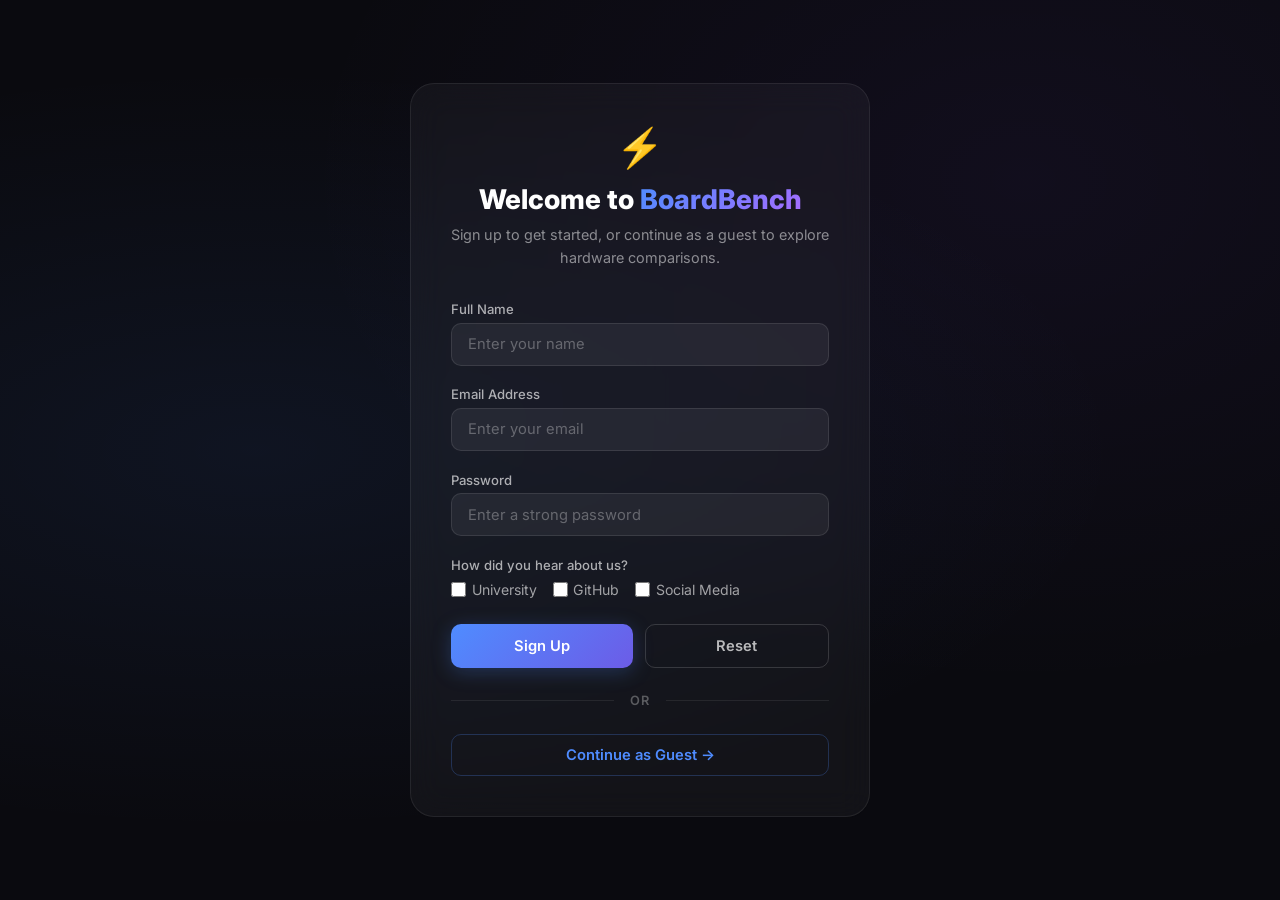
<file: index.html>
<!DOCTYPE html>
<html lang="en">
<head>
  <meta charset="UTF-8">
  <meta name="viewport" content="width=device-width, initial-scale=1.0">
  <meta name="description" content="BoardBench – Compare single-board computers and microcontrollers like Raspberry Pi, Orange Pi, Arduino Uno, and Arduino Nano. Beginner-friendly specs, use cases, and recommendations.">
  <title>BoardBench — Compare Hardware Components</title>
  <link rel="preconnect" href="https://fonts.googleapis.com">
  <link rel="preconnect" href="https://fonts.gstatic.com" crossorigin>
  <link href="https://fonts.googleapis.com/css2?family=Inter:wght@400;500;600;700;800&display=swap" rel="stylesheet">
  <link rel="stylesheet" href="index.css">
</head>
<body>

  <!-- ========== Navigation ========== -->
  <nav class="navbar" id="navbar">
    <div class="navbar__inner">
      <a href="index.html" class="navbar__logo">
        <span class="navbar__logo-icon">⚡</span>
        BoardBench
      </a>

      <ul class="navbar__links" id="navLinks">
        <li><a href="index.html" class="active">Home</a></li>
        <li><a href="comparisons.html">Comparisons</a></li>
        <li><a href="details.html">Details</a></li>
        <li><a href="Credit.html">Team</a></li>
      </ul>

      <button class="navbar__toggle" id="navToggle" aria-label="Toggle navigation">
        <span></span><span></span><span></span>
      </button>
    </div>
  </nav>

  <!-- ========== Main Content ========== -->
  <main>

    <!-- Hero Section -->
    <section class="hero" id="hero">
      <div class="hero__content">
        <div class="hero__badge">
          <span>📡</span> University Project — Electronics Engineering
        </div>
        <h1 class="hero__title">
          Board<br><span class="highlight">Bench</span>
        </h1>
        <p class="hero__subtitle">
          Explore side-by-side comparisons of popular hardware components.
          Understand specifications, use cases, and find the best board for your next project.
        </p>
        <div class="hero__cta-group">
          <a href="comparisons.html" class="btn btn--primary">View Comparisons →</a>
          <a href="details.html" class="btn btn--outline">Deep Dive</a>
        </div>
      </div>
    </section>

    <!-- Stats -->
    <section class="stats">
      <div class="stats__inner">
        <div class="stats__item">
          <div class="stats__number">4+</div>
          <div class="stats__label">Components Compared</div>
        </div>
        <div class="stats__item">
          <div class="stats__number">2</div>
          <div class="stats__label">Categories Covered</div>
        </div>
        <div class="stats__item">
          <div class="stats__number">10+</div>
          <div class="stats__label">Specs Analyzed</div>
        </div>
      </div>
    </section>

    <!-- Categories -->
    <section class="categories" id="categories">
      <div class="categories__inner">
        <header class="section-header">
          <p class="section-header__label">Explore Categories</p>
          <h2 class="section-header__title">Choose a Category</h2>
          <p class="section-header__desc">
            We compare components across two major electronics categories used in education and prototyping.
          </p>
        </header>

        <div class="categories__grid">

          <!-- Card: Single Board Computers -->
          <article class="category-card" onclick="location.href='comparisons.html#sbc'">
            <div class="category-card__icon category-card__icon--sbc">🖥️</div>
            <h3 class="category-card__title">Single Board Computers</h3>
            <p class="category-card__desc">
              Full Linux-capable computers on a single board. Great for IoT, media centers, and learning Linux.
            </p>
            <ul class="category-card__items">
              <li>Raspberry Pi 4</li>
              <li>Orange Pi 5</li>
            </ul>
            <a href="comparisons.html#sbc" class="category-card__link">
              Compare Now <span class="arrow">→</span>
            </a>
          </article>

          <!-- Card: Microcontrollers -->
          <article class="category-card" onclick="location.href='comparisons.html#mcu'">
            <div class="category-card__icon category-card__icon--mcu">🔌</div>
            <h3 class="category-card__title">Microcontrollers</h3>
            <p class="category-card__desc">
              Programmable boards for embedded systems, robotics, sensors, and real-time control applications.
            </p>
            <ul class="category-card__items">
              <li>Arduino Uno</li>
              <li>Arduino Nano</li>
            </ul>
            <a href="comparisons.html#mcu" class="category-card__link">
              Compare Now <span class="arrow">→</span>
            </a>
          </article>

        </div>
      </div>
    </section>

    <!-- Features -->
    <section class="features">
      <div class="features__inner">
        <header class="section-header">
          <p class="section-header__label">Why Use This Hub</p>
          <h2 class="section-header__title">Built for Beginners</h2>
        </header>
        <div class="features__grid">
          <div class="feature-card">
            <div class="feature-card__icon">📊</div>
            <h3 class="feature-card__title">Side-by-Side Specs</h3>
            <p class="feature-card__desc">Easily compare CPU, RAM, GPIO, price, and more in clean tables or cards.</p>
          </div>
          <div class="feature-card">
            <div class="feature-card__icon">🎯</div>
            <h3 class="feature-card__title">Best Choice Badges</h3>
            <p class="feature-card__desc">We highlight the recommended pick for common use cases to help you decide faster.</p>
          </div>
          <div class="feature-card">
            <div class="feature-card__icon">💡</div>
            <h3 class="feature-card__title">Beginner Friendly</h3>
            <p class="feature-card__desc">All content is written in plain language so anyone can understand electronics hardware.</p>
          </div>
          <div class="feature-card">
            <div class="feature-card__icon">📱</div>
            <h3 class="feature-card__title">Responsive Design</h3>
            <p class="feature-card__desc">Works beautifully on phones, tablets, and desktops — study anywhere.</p>
          </div>
        </div>
      </div>
    </section>

  </main>

  <!-- ========== Footer ========== -->
  <footer class="footer">
    <div class="footer__inner">
      <p class="footer__text">© 2026 BoardBench — University Project</p>
      <ul class="footer__links">
        <li><a href="index.html">Home</a></li>
        <li><a href="comparisons.html">Comparisons</a></li>
        <li><a href="details.html">Details</a></li>
        <li><a href="Credit.html">Team</a></li>
      </ul>
    </div>
  </footer>

  <script src="script.js"></script>
</body>
</html>
</file>
<file: index.css>
/* ============================================
   INDEX.CSS — Home Page Styles
   Electronics Comparison Hub
   ============================================ */

:root {
  --bg-primary: #0a0a0f;
  --bg-secondary: #12121a;
  --bg-card: #1a1a2e;
  --bg-card-hover: #1f1f35;
  --text-primary: #e8e8f0;
  --text-secondary: #9a9ab0;
  --text-muted: #6b6b80;
  --accent-blue: #4f8cff;
  --accent-blue-glow: rgba(79, 140, 255, 0.25);
  --accent-green: #00e09e;
  --accent-green-glow: rgba(0, 224, 158, 0.2);
  --accent-purple: #9b6dff;
  --border-color: rgba(255, 255, 255, 0.06);
  --border-hover: rgba(255, 255, 255, 0.12);
  --radius-sm: 8px;
  --radius-md: 14px;
  --radius-lg: 20px;
  --font-family: 'Inter', -apple-system, BlinkMacSystemFont, 'Segoe UI', sans-serif;
  --transition-fast: 0.2s ease;
  --transition-medium: 0.35s ease;
  --max-width: 1200px;
}

*, *::before, *::after { margin: 0; padding: 0; box-sizing: border-box; }
html { scroll-behavior: smooth; font-size: 16px; }
body {
  font-family: var(--font-family);
  background: var(--bg-primary);
  color: var(--text-primary);
  line-height: 1.7;
  min-height: 100vh;
  overflow-x: hidden;
  -webkit-font-smoothing: antialiased;
}
a { text-decoration: none; color: inherit; }
img { max-width: 100%; display: block; }

/* Grid background */
body::before {
  content: '';
  position: fixed; top: 0; left: 0; width: 100%; height: 100%;
  background-image:
    linear-gradient(rgba(79,140,255,0.03) 1px, transparent 1px),
    linear-gradient(90deg, rgba(79,140,255,0.03) 1px, transparent 1px);
  background-size: 60px 60px;
  pointer-events: none; z-index: 0;
}

/* ---- Navbar ---- */
.navbar {
  position: fixed; top: 0; left: 0; width: 100%; z-index: 100;
  padding: 0 2rem;
  background: rgba(10,10,15,0.8);
  backdrop-filter: blur(20px);
  border-bottom: 1px solid var(--border-color);
}
.navbar__inner {
  max-width: var(--max-width); margin: 0 auto;
  display: flex; align-items: center; justify-content: space-between; height: 64px;
}
.navbar__logo {
  display: flex; align-items: center; gap: 10px;
  font-weight: 700; font-size: 1.15rem; letter-spacing: -0.02em;
}
.navbar__logo-icon {
  width: 32px; height: 32px;
  background: linear-gradient(135deg, var(--accent-blue), var(--accent-purple));
  border-radius: var(--radius-sm);
  display: flex; align-items: center; justify-content: center; font-size: 0.9rem;
}
.navbar__links { display: flex; align-items: center; gap: 2rem; list-style: none; }
.navbar__links a {
  font-size: 0.9rem; font-weight: 500; color: var(--text-secondary);
  transition: color var(--transition-fast); position: relative;
}
.navbar__links a::after {
  content: ''; position: absolute; bottom: -4px; left: 0;
  width: 0; height: 2px; background: var(--accent-blue);
  border-radius: 1px; transition: width var(--transition-medium);
}
.navbar__links a:hover, .navbar__links a.active { color: var(--text-primary); }
.navbar__links a:hover::after, .navbar__links a.active::after { width: 100%; }

.navbar__toggle {
  display: none; flex-direction: column; gap: 5px;
  background: none; border: none; cursor: pointer; padding: 4px;
}
.navbar__toggle span { display: block; width: 22px; height: 2px; background: var(--text-secondary); border-radius: 2px; }

main { position: relative; z-index: 1; }

/* ---- Hero ---- */
.hero {
  min-height: 100vh; display: flex; align-items: center; justify-content: center;
  text-align: center; padding: 6rem 2rem 4rem; position: relative; overflow: hidden;
}
.hero::before {
  content: ''; position: absolute; top: -120px; right: -80px;
  width: 500px; height: 500px;
  background: radial-gradient(circle, var(--accent-blue-glow) 0%, transparent 70%);
  border-radius: 50%; pointer-events: none;
  animation: floatOrb 8s ease-in-out infinite alternate;
}
.hero::after {
  content: ''; position: absolute; bottom: -100px; left: -60px;
  width: 400px; height: 400px;
  background: radial-gradient(circle, var(--accent-green-glow) 0%, transparent 70%);
  border-radius: 50%; pointer-events: none;
  animation: floatOrb 10s ease-in-out infinite alternate-reverse;
}
@keyframes floatOrb {
  0% { transform: translate(0, 0) scale(1); }
  100% { transform: translate(30px, -20px) scale(1.1); }
}

.hero__content { max-width: 720px; position: relative; z-index: 2; }
.hero__badge {
  display: inline-flex; align-items: center; gap: 8px;
  padding: 6px 16px; border-radius: 50px;
  border: 1px solid var(--border-color);
  background: rgba(79,140,255,0.08);
  font-size: 0.8rem; font-weight: 500; color: var(--accent-blue);
  margin-bottom: 1.5rem;
  animation: fadeInUp 0.8s ease forwards; opacity: 0;
}
.hero__title {
  font-size: clamp(2.4rem, 6vw, 4rem); font-weight: 800;
  letter-spacing: -0.03em; line-height: 1.1; margin-bottom: 1.25rem;
  animation: fadeInUp 0.8s ease 0.15s forwards; opacity: 0;
}
.hero__title .highlight {
  background: linear-gradient(135deg, var(--accent-blue), var(--accent-green));
  -webkit-background-clip: text; -webkit-text-fill-color: transparent; background-clip: text;
}
.hero__subtitle {
  font-size: 1.1rem; color: var(--text-secondary); line-height: 1.8;
  margin-bottom: 2.5rem; max-width: 560px; margin-left: auto; margin-right: auto;
  animation: fadeInUp 0.8s ease 0.3s forwards; opacity: 0;
}
.hero__cta-group {
  display: flex; align-items: center; justify-content: center; gap: 1rem;
  animation: fadeInUp 0.8s ease 0.45s forwards; opacity: 0;
}

/* Buttons */
.btn {
  display: inline-flex; align-items: center; gap: 8px;
  padding: 12px 28px; border-radius: var(--radius-md);
  font-family: var(--font-family); font-size: 0.9rem; font-weight: 600;
  cursor: pointer; border: none; transition: all var(--transition-medium);
}
.btn--primary {
  background: linear-gradient(135deg, var(--accent-blue), #6ea8ff);
  color: #fff; box-shadow: 0 4px 20px rgba(79,140,255,0.3);
}
.btn--primary:hover { transform: translateY(-2px); box-shadow: 0 8px 30px rgba(79,140,255,0.45); }
.btn--outline {
  background: transparent; color: var(--text-secondary);
  border: 1px solid var(--border-hover);
}
.btn--outline:hover { border-color: var(--accent-blue); color: var(--text-primary); background: rgba(79,140,255,0.06); }

/* ---- Stats ---- */
.stats { padding: 2rem 2rem 4rem; animation: fadeInUp 0.8s ease 0.6s forwards; opacity: 0; }
.stats__inner {
  max-width: 800px; margin: 0 auto;
  display: grid; grid-template-columns: repeat(3, 1fr); gap: 1.5rem;
  border: 1px solid var(--border-color); border-radius: var(--radius-lg);
  padding: 2rem; background: var(--bg-secondary);
}
.stats__item { text-align: center; }
.stats__number { font-size: 2rem; font-weight: 800; color: var(--accent-blue); }
.stats__label { font-size: 0.82rem; color: var(--text-muted); margin-top: 4px; }

/* ---- Categories ---- */
.categories { padding: 4rem 2rem 6rem; animation: fadeInUp 0.8s ease 0.2s forwards; opacity: 0; }
.categories__inner { max-width: var(--max-width); margin: 0 auto; }

.section-header { text-align: center; margin-bottom: 3.5rem; }
.section-header__label {
  font-size: 0.78rem; font-weight: 600; text-transform: uppercase;
  letter-spacing: 0.1em; color: var(--accent-blue); margin-bottom: 0.75rem;
}
.section-header__title { font-size: clamp(1.6rem, 3.5vw, 2.2rem); font-weight: 700; }
.section-header__desc { font-size: 0.95rem; color: var(--text-secondary); max-width: 500px; margin: 0.75rem auto 0; }

.categories__grid { display: grid; grid-template-columns: repeat(auto-fit, minmax(320px, 1fr)); gap: 1.5rem; }

.category-card {
  position: relative; background: var(--bg-card);
  border: 1px solid var(--border-color); border-radius: var(--radius-lg);
  padding: 2.5rem 2rem; transition: all var(--transition-medium);
  overflow: hidden; cursor: pointer;
}
.category-card::before {
  content: ''; position: absolute; top: 0; left: 0; width: 100%; height: 3px;
  background: linear-gradient(90deg, var(--accent-blue), var(--accent-purple));
  opacity: 0; transition: opacity var(--transition-medium);
}
.category-card:hover {
  background: var(--bg-card-hover); border-color: var(--border-hover);
  transform: translateY(-4px);
  box-shadow: 0 4px 24px rgba(0,0,0,0.3), 0 0 40px rgba(79,140,255,0.12);
}
.category-card:hover::before { opacity: 1; }

.category-card__icon {
  width: 56px; height: 56px; border-radius: var(--radius-md);
  display: flex; align-items: center; justify-content: center;
  font-size: 1.5rem; margin-bottom: 1.25rem;
}
.category-card__icon--sbc { background: rgba(79,140,255,0.12); color: var(--accent-blue); }
.category-card__icon--mcu { background: rgba(0,224,158,0.12); color: var(--accent-green); }

.category-card__title { font-size: 1.25rem; font-weight: 700; margin-bottom: 0.5rem; }
.category-card__desc { font-size: 0.9rem; color: var(--text-secondary); margin-bottom: 1.5rem; line-height: 1.7; }
.category-card__items { list-style: none; display: flex; flex-direction: column; gap: 0.5rem; margin-bottom: 1.5rem; }
.category-card__items li { font-size: 0.85rem; color: var(--text-muted); display: flex; align-items: center; gap: 8px; }
.category-card__items li::before { content: '→'; color: var(--accent-blue); font-weight: 700; }

.category-card__link {
  display: inline-flex; align-items: center; gap: 6px;
  font-size: 0.88rem; font-weight: 600; color: var(--accent-blue);
  transition: gap var(--transition-fast);
}
.category-card__link:hover { gap: 10px; }
.category-card:hover .arrow { transform: translateX(3px); }

/* ---- Features ---- */
.features { padding: 2rem 2rem 6rem; animation: fadeInUp 0.8s ease 0.3s forwards; opacity: 0; }
.features__inner { max-width: var(--max-width); margin: 0 auto; }
.features__grid { display: grid; grid-template-columns: repeat(auto-fit, minmax(240px, 1fr)); gap: 1.25rem; }
.feature-card {
  background: var(--bg-secondary); border: 1px solid var(--border-color);
  border-radius: var(--radius-md); padding: 1.75rem 1.5rem;
  transition: border-color var(--transition-fast);
}
.feature-card:hover { border-color: var(--border-hover); }
.feature-card__icon { font-size: 1.4rem; margin-bottom: 0.75rem; }
.feature-card__title { font-size: 0.95rem; font-weight: 600; margin-bottom: 0.4rem; }
.feature-card__desc { font-size: 0.82rem; color: var(--text-muted); line-height: 1.6; }

/* ---- Footer ---- */
.footer { padding: 2rem; border-top: 1px solid var(--border-color); text-align: center; }
.footer__inner {
  max-width: var(--max-width); margin: 0 auto;
  display: flex; align-items: center; justify-content: space-between;
  flex-wrap: wrap; gap: 1rem;
}
.footer__text { font-size: 0.82rem; color: var(--text-muted); }
.footer__links { display: flex; gap: 1.25rem; list-style: none; }
.footer__links a { font-size: 0.82rem; color: var(--text-muted); transition: color var(--transition-fast); }
.footer__links a:hover { color: var(--accent-blue); }

@keyframes fadeInUp {
  from { opacity: 0; transform: translateY(20px); }
  to { opacity: 1; transform: translateY(0); }
}

/* ---- Responsive ---- */
@media (max-width: 768px) {
  .navbar__links {
    display: none; position: absolute; top: 64px; left: 0; width: 100%;
    flex-direction: column; background: rgba(10,10,15,0.97);
    backdrop-filter: blur(20px); padding: 1.5rem 2rem; gap: 1.25rem;
    border-bottom: 1px solid var(--border-color);
  }
  .navbar__links.open { display: flex; }
  .navbar__toggle { display: flex; }
  .hero { padding: 7rem 1.5rem 3rem; min-height: auto; }
  .hero__cta-group { flex-direction: column; }
  .stats__inner { grid-template-columns: 1fr; }
  .categories__grid { grid-template-columns: 1fr; }
  .features__grid { grid-template-columns: 1fr 1fr; }
  .footer__inner { flex-direction: column; }
}
@media (max-width: 480px) {
  .features__grid { grid-template-columns: 1fr; }
  .hero__title { font-size: 2rem; }
}
</file>
<file: comparisons.css>
/* ============================================
   COMPARISONS.CSS — Comparison Page Styles
   ============================================ */

:root {
  --bg-primary: #0a0a0f;
  --bg-secondary: #12121a;
  --bg-card: #1a1a2e;
  --bg-card-hover: #1f1f35;
  --text-primary: #e8e8f0;
  --text-secondary: #9a9ab0;
  --text-muted: #6b6b80;
  --accent-blue: #4f8cff;
  --accent-green: #00e09e;
  --accent-purple: #9b6dff;
  --accent-gold: #ffc857;
  --border-color: rgba(255, 255, 255, 0.06);
  --border-hover: rgba(255, 255, 255, 0.12);
  --radius-sm: 8px;
  --radius-md: 14px;
  --radius-lg: 20px;
  --font-family: 'Inter', -apple-system, BlinkMacSystemFont, 'Segoe UI', sans-serif;
  --transition-fast: 0.2s ease;
  --transition-medium: 0.35s ease;
  --max-width: 1200px;
}

*, *::before, *::after { margin: 0; padding: 0; box-sizing: border-box; }
html { scroll-behavior: smooth; }
body {
  font-family: var(--font-family);
  background: var(--bg-primary);
  color: var(--text-primary);
  line-height: 1.7;
  min-height: 100vh;
  overflow-x: hidden;
  -webkit-font-smoothing: antialiased;
}
a { text-decoration: none; color: inherit; }

/* Grid background */
body::before {
  content: '';
  position: fixed; top: 0; left: 0; width: 100%; height: 100%;
  background-image:
    linear-gradient(rgba(79,140,255,0.03) 1px, transparent 1px),
    linear-gradient(90deg, rgba(79,140,255,0.03) 1px, transparent 1px);
  background-size: 60px 60px;
  pointer-events: none; z-index: 0;
}

/* ---- Navbar (shared) ---- */
.navbar {
  position: fixed; top: 0; left: 0; width: 100%; z-index: 100;
  padding: 0 2rem; background: rgba(10,10,15,0.8);
  backdrop-filter: blur(20px); border-bottom: 1px solid var(--border-color);
}
.navbar__inner {
  max-width: var(--max-width); margin: 0 auto;
  display: flex; align-items: center; justify-content: space-between; height: 64px;
}
.navbar__logo { display: flex; align-items: center; gap: 10px; font-weight: 700; font-size: 1.15rem; }
.navbar__logo-icon {
  width: 32px; height: 32px;
  background: linear-gradient(135deg, var(--accent-blue), var(--accent-purple));
  border-radius: var(--radius-sm); display: flex; align-items: center; justify-content: center; font-size: 0.9rem;
}
.navbar__links { display: flex; align-items: center; gap: 2rem; list-style: none; }
.navbar__links a {
  font-size: 0.9rem; font-weight: 500; color: var(--text-secondary);
  transition: color var(--transition-fast); position: relative;
}
.navbar__links a::after {
  content: ''; position: absolute; bottom: -4px; left: 0;
  width: 0; height: 2px; background: var(--accent-blue); transition: width var(--transition-medium);
}
.navbar__links a:hover, .navbar__links a.active { color: var(--text-primary); }
.navbar__links a:hover::after, .navbar__links a.active::after { width: 100%; }
.navbar__toggle {
  display: none; flex-direction: column; gap: 5px;
  background: none; border: none; cursor: pointer; padding: 4px;
}
.navbar__toggle span { display: block; width: 22px; height: 2px; background: var(--text-secondary); border-radius: 2px; }

main { position: relative; z-index: 1; }

/* ---- Page Header ---- */
.page-header {
  padding: 7rem 2rem 3rem; text-align: center;
  position: relative; overflow: hidden;
}
.page-header::before {
  content: ''; position: absolute; top: -80px; left: 50%; transform: translateX(-50%);
  width: 600px; height: 300px;
  background: radial-gradient(ellipse, rgba(79,140,255,0.15) 0%, transparent 70%);
  pointer-events: none;
}
.page-header__title {
  font-size: clamp(2rem, 4vw, 2.8rem); font-weight: 800;
  letter-spacing: -0.03em; position: relative; z-index: 1;
  animation: fadeInUp 0.6s ease forwards; opacity: 0;
}
.page-header__title .highlight {
  background: linear-gradient(135deg, var(--accent-blue), var(--accent-green));
  -webkit-background-clip: text; -webkit-text-fill-color: transparent; background-clip: text;
}
.page-header__desc {
  font-size: 1rem; color: var(--text-secondary); max-width: 520px;
  margin: 0.75rem auto 0; position: relative; z-index: 1;
  animation: fadeInUp 0.6s ease 0.15s forwards; opacity: 0;
}

/* ---- View Toggle ---- */
.view-toggle {
  display: flex; align-items: center; justify-content: center; gap: 0.5rem;
  margin: 2rem auto 0; position: relative; z-index: 1;
  animation: fadeInUp 0.6s ease 0.3s forwards; opacity: 0;
}
.view-toggle__btn {
  padding: 8px 20px; border-radius: 50px; border: 1px solid var(--border-color);
  background: transparent; color: var(--text-secondary);
  font-family: var(--font-family); font-size: 0.85rem; font-weight: 500;
  cursor: pointer; transition: all var(--transition-fast);
}
.view-toggle__btn.active {
  background: var(--accent-blue); color: #fff;
  border-color: var(--accent-blue);
  box-shadow: 0 4px 16px rgba(79,140,255,0.3);
}
.view-toggle__btn:hover:not(.active) {
  border-color: var(--border-hover); color: var(--text-primary);
}

/* ---- Comparison Section ---- */
.comparison-section {
  padding: 3rem 2rem;
  animation: fadeInUp 0.6s ease 0.3s forwards; opacity: 0;
}
.comparison-section__inner { max-width: var(--max-width); margin: 0 auto; }

.comparison-block {
  margin-bottom: 3.5rem;
}
.comparison-block__header {
  display: flex; align-items: center; gap: 1rem;
  margin-bottom: 1.5rem; flex-wrap: wrap;
}
.comparison-block__icon {
  width: 44px; height: 44px; border-radius: var(--radius-sm);
  display: flex; align-items: center; justify-content: center; font-size: 1.2rem;
}
.comparison-block__icon--sbc { background: rgba(79,140,255,0.12); }
.comparison-block__icon--mcu { background: rgba(0,224,158,0.12); }

.comparison-block__title { font-size: 1.35rem; font-weight: 700; }
.comparison-block__badge {
  padding: 4px 12px; border-radius: 50px; font-size: 0.72rem; font-weight: 600;
  text-transform: uppercase; letter-spacing: 0.05em;
}
.comparison-block__badge--sbc { background: rgba(79,140,255,0.12); color: var(--accent-blue); }
.comparison-block__badge--mcu { background: rgba(0,224,158,0.12); color: var(--accent-green); }

/* ---- Table View ---- */
.comparison-table-wrap {
  overflow-x: auto; border-radius: var(--radius-md);
  border: 1px solid var(--border-color); background: var(--bg-secondary);
}
.comparison-table {
  width: 100%; border-collapse: collapse; min-width: 600px;
}
.comparison-table th,
.comparison-table td {
  padding: 14px 20px; text-align: left;
  border-bottom: 1px solid var(--border-color);
  font-size: 0.88rem;
}
.comparison-table th {
  background: var(--bg-card); color: var(--text-muted);
  font-weight: 600; text-transform: uppercase; font-size: 0.75rem; letter-spacing: 0.06em;
}
.comparison-table tbody tr { transition: background var(--transition-fast); }
.comparison-table tbody tr:hover { background: rgba(79,140,255,0.04); }
.comparison-table tbody tr:last-child td { border-bottom: none; }

/* Best choice highlight */
.best-value { position: relative; }
.best-value::after {
  content: '★ Best';
  position: absolute; top: 50%; right: 12px; transform: translateY(-50%);
  background: rgba(255,200,87,0.15); color: var(--accent-gold);
  padding: 2px 8px; border-radius: 4px; font-size: 0.68rem; font-weight: 700;
}

/* Column highlight for better option */
.highlight-col { background: rgba(79,140,255,0.06); }

/* ---- Card View ---- */
.card-view { display: none; }
.card-view.active { display: grid; grid-template-columns: repeat(auto-fit, minmax(300px, 1fr)); gap: 1.25rem; }

.table-view { display: block; }
.table-view.hidden { display: none; }

.compare-card {
  background: var(--bg-card); border: 1px solid var(--border-color);
  border-radius: var(--radius-lg); padding: 2rem; position: relative;
  transition: all var(--transition-medium); overflow: hidden;
}
.compare-card:hover {
  border-color: var(--border-hover); transform: translateY(-3px);
  box-shadow: 0 8px 32px rgba(0,0,0,0.3);
}
.compare-card--best { border-color: rgba(255,200,87,0.3); }
.compare-card--best::before {
  content: ''; position: absolute; top: 0; left: 0; width: 100%; height: 3px;
  background: linear-gradient(90deg, var(--accent-gold), #ffdb80);
}

.compare-card__badge {
  position: absolute; top: 16px; right: 16px;
  background: rgba(255,200,87,0.15); color: var(--accent-gold);
  padding: 4px 10px; border-radius: 50px; font-size: 0.7rem; font-weight: 700;
}

.compare-card__name { font-size: 1.2rem; font-weight: 700; margin-bottom: 0.25rem; }
.compare-card__subtitle { font-size: 0.82rem; color: var(--text-muted); margin-bottom: 1.25rem; }

.compare-card__specs { list-style: none; display: flex; flex-direction: column; gap: 0.6rem; }
.compare-card__specs li {
  display: flex; justify-content: space-between; align-items: center;
  font-size: 0.85rem; padding: 6px 0;
  border-bottom: 1px solid var(--border-color);
}
.compare-card__specs li:last-child { border-bottom: none; }
.spec-label { color: var(--text-muted); }
.spec-value { font-weight: 600; color: var(--text-primary); }

.compare-card__usecase {
  margin-top: 1.25rem; padding-top: 1rem;
  border-top: 1px solid var(--border-color);
}
.compare-card__usecase-label { font-size: 0.75rem; color: var(--text-muted); text-transform: uppercase; letter-spacing: 0.05em; margin-bottom: 0.3rem; }
.compare-card__usecase-text { font-size: 0.88rem; color: var(--accent-blue); font-weight: 500; }

/* ---- Footer ---- */
.footer { padding: 2rem; border-top: 1px solid var(--border-color); }
.footer__inner {
  max-width: var(--max-width); margin: 0 auto;
  display: flex; align-items: center; justify-content: space-between; flex-wrap: wrap; gap: 1rem;
}
.footer__text { font-size: 0.82rem; color: var(--text-muted); }
.footer__links { display: flex; gap: 1.25rem; list-style: none; }
.footer__links a { font-size: 0.82rem; color: var(--text-muted); transition: color var(--transition-fast); }
.footer__links a:hover { color: var(--accent-blue); }

@keyframes fadeInUp {
  from { opacity: 0; transform: translateY(20px); }
  to { opacity: 1; transform: translateY(0); }
}

/* ---- Responsive ---- */
@media (max-width: 768px) {
  .navbar__links {
    display: none; position: absolute; top: 64px; left: 0; width: 100%;
    flex-direction: column; background: rgba(10,10,15,0.97);
    backdrop-filter: blur(20px); padding: 1.5rem 2rem; gap: 1.25rem;
    border-bottom: 1px solid var(--border-color);
  }
  .navbar__links.open { display: flex; }
  .navbar__toggle { display: flex; }
  .card-view.active { grid-template-columns: 1fr; }
  .footer__inner { flex-direction: column; text-align: center; }
}
</file>
<file: credit.css>
/* ---- Team Page Specific Styles ---- */
.team-section {
    padding: 8rem 1.5rem 4rem;
    max-width: 900px;
    margin: 0 auto;
}

.team-header {
    text-align: center;
    margin-bottom: 3rem;
}

.team-header__label {
    font-size: 0.8rem;
    font-weight: 600;
    text-transform: uppercase;
    letter-spacing: 0.15em;
    color: #4f8cff;
    margin-bottom: 0.6rem;
}

.team-header__title {
    font-size: 2.2rem;
    font-weight: 800;
    color: #fff;
}

.team-grid {
    display: grid;
    grid-template-columns: repeat(auto-fit, minmax(240px, 1fr));
    gap: 1.5rem;
}

.team-card {
    background: rgba(255, 255, 255, 0.04);
    border: 1px solid rgba(255, 255, 255, 0.08);
    border-radius: 20px;
    padding: 2rem;
    text-align: center;
    transition: transform 0.3s, border-color 0.3s, box-shadow 0.3s;
}

.team-card:hover {
    transform: translateY(-4px);
    border-color: rgba(79, 140, 255, 0.3);
    box-shadow: 0 12px 40px rgba(79, 140, 255, 0.08);
}

.team-card__avatar {
    width: 100px;
    height: 100px;
    border-radius: 50%;
    object-fit: cover;
    border: 3px solid rgba(79, 140, 255, 0.3);
    margin-bottom: 1rem;
    background: rgba(255, 255, 255, 0.06);
}

.team-card__name {
    font-size: 1.15rem;
    font-weight: 700;
    color: #fff;
    margin-bottom: 0.8rem;
}

.team-card__social {
    display: inline-flex;
    align-items: center;
    gap: 0.5rem;
    color: #4f8cff;
    text-decoration: none;
    font-size: 0.85rem;
    font-weight: 600;
    padding: 0.45rem 1rem;
    border: 1px solid rgba(79, 140, 255, 0.25);
    border-radius: 8px;
    transition: background 0.3s, border-color 0.3s;
}

.team-card__social:hover {
    background: rgba(79, 140, 255, 0.1);
    border-color: rgba(79, 140, 255, 0.5);
}

.team-card__social-icon {
    width: 18px;
    height: 18px;
}
</file>
<file: details.css>
/* ============================================
   DETAILS.CSS — Product Deep-Dive Page Styles
   ============================================ */

:root {
  --bg-primary: #0a0a0f;
  --bg-secondary: #12121a;
  --bg-card: #1a1a2e;
  --bg-card-hover: #1f1f35;
  --text-primary: #e8e8f0;
  --text-secondary: #9a9ab0;
  --text-muted: #6b6b80;
  --accent-blue: #4f8cff;
  --accent-green: #00e09e;
  --accent-purple: #9b6dff;
  --accent-red: #ff6b6b;
  --accent-gold: #ffc857;
  --border-color: rgba(255, 255, 255, 0.06);
  --border-hover: rgba(255, 255, 255, 0.12);
  --radius-sm: 8px;
  --radius-md: 14px;
  --radius-lg: 20px;
  --font-family: 'Inter', -apple-system, BlinkMacSystemFont, 'Segoe UI', sans-serif;
  --transition-fast: 0.2s ease;
  --transition-medium: 0.35s ease;
  --max-width: 1200px;
}

*, *::before, *::after { margin: 0; padding: 0; box-sizing: border-box; }
html { scroll-behavior: smooth; }
body {
  font-family: var(--font-family);
  background: var(--bg-primary);
  color: var(--text-primary);
  line-height: 1.7;
  min-height: 100vh;
  overflow-x: hidden;
  -webkit-font-smoothing: antialiased;
}
a { text-decoration: none; color: inherit; }
img { max-width: 100%; display: block; }

body::before {
  content: '';
  position: fixed; top: 0; left: 0; width: 100%; height: 100%;
  background-image:
    linear-gradient(rgba(79,140,255,0.03) 1px, transparent 1px),
    linear-gradient(90deg, rgba(79,140,255,0.03) 1px, transparent 1px);
  background-size: 60px 60px;
  pointer-events: none; z-index: 0;
}

/* ---- Navbar ---- */
.navbar {
  position: fixed; top: 0; left: 0; width: 100%; z-index: 100;
  padding: 0 2rem; background: rgba(10,10,15,0.8);
  backdrop-filter: blur(20px); border-bottom: 1px solid var(--border-color);
}
.navbar__inner {
  max-width: var(--max-width); margin: 0 auto;
  display: flex; align-items: center; justify-content: space-between; height: 64px;
}
.navbar__logo { display: flex; align-items: center; gap: 10px; font-weight: 700; font-size: 1.15rem; }
.navbar__logo-icon {
  width: 32px; height: 32px;
  background: linear-gradient(135deg, var(--accent-blue), var(--accent-purple));
  border-radius: var(--radius-sm); display: flex; align-items: center; justify-content: center; font-size: 0.9rem;
}
.navbar__links { display: flex; align-items: center; gap: 2rem; list-style: none; }
.navbar__links a {
  font-size: 0.9rem; font-weight: 500; color: var(--text-secondary);
  transition: color var(--transition-fast); position: relative;
}
.navbar__links a::after {
  content: ''; position: absolute; bottom: -4px; left: 0;
  width: 0; height: 2px; background: var(--accent-blue); transition: width var(--transition-medium);
}
.navbar__links a:hover, .navbar__links a.active { color: var(--text-primary); }
.navbar__links a:hover::after, .navbar__links a.active::after { width: 100%; }
.navbar__toggle {
  display: none; flex-direction: column; gap: 5px;
  background: none; border: none; cursor: pointer; padding: 4px;
}
.navbar__toggle span { display: block; width: 22px; height: 2px; background: var(--text-secondary); border-radius: 2px; }

main { position: relative; z-index: 1; }

/* ---- Product Hero ---- */
.product-hero {
  padding: 7rem 2rem 3rem;
  position: relative; overflow: hidden;
}
.product-hero::before {
  content: ''; position: absolute; top: -80px; right: -100px;
  width: 500px; height: 500px;
  background: radial-gradient(circle, rgba(0,224,158,0.1) 0%, transparent 70%);
  pointer-events: none;
}
.product-hero__inner {
  max-width: var(--max-width); margin: 0 auto;
  display: grid; grid-template-columns: 1fr 1fr; gap: 3rem; align-items: center;
}

/* Image placeholder */
.product-hero__image {
  background: var(--bg-card);
  border: 1px solid var(--border-color);
  border-radius: var(--radius-lg);
  aspect-ratio: 4 / 3;
  display: flex; flex-direction: column; align-items: center; justify-content: center;
  overflow: hidden; position: relative;
}
.product-hero__image img {
  width: 100%; height: 100%; object-fit: cover;
  border-radius: var(--radius-lg);
}
.product-hero__image-placeholder {
  font-size: 4rem; margin-bottom: 0.5rem;
}
.product-hero__image-text {
  font-size: 0.85rem; color: var(--text-muted);
}

.product-hero__info {
  animation: fadeInUp 0.6s ease forwards; opacity: 0;
}
.product-hero__badge {
  display: inline-flex; align-items: center; gap: 6px;
  padding: 4px 14px; border-radius: 50px; font-size: 0.75rem; font-weight: 600;
  background: rgba(0,224,158,0.12); color: var(--accent-green);
  margin-bottom: 1rem;
}
.product-hero__name {
  font-size: clamp(2rem, 4vw, 2.8rem); font-weight: 800;
  letter-spacing: -0.03em; line-height: 1.15; margin-bottom: 0.5rem;
}
.product-hero__name .highlight {
  background: linear-gradient(135deg, var(--accent-blue), var(--accent-green));
  -webkit-background-clip: text; -webkit-text-fill-color: transparent; background-clip: text;
}
.product-hero__tagline { font-size: 1rem; color: var(--text-secondary); margin-bottom: 1.5rem; }
.product-hero__price {
  display: inline-flex; align-items: baseline; gap: 6px;
  font-size: 1.5rem; font-weight: 800; color: var(--accent-green);
}
.product-hero__price span { font-size: 0.85rem; font-weight: 500; color: var(--text-muted); }

.product-hero__actions { display: flex; gap: 0.75rem; margin-top: 1.5rem; }
.btn {
  display: inline-flex; align-items: center; gap: 8px;
  padding: 12px 28px; border-radius: var(--radius-md);
  font-family: var(--font-family); font-size: 0.9rem; font-weight: 600;
  cursor: pointer; border: none; transition: all var(--transition-medium);
}
.btn--primary {
  background: linear-gradient(135deg, var(--accent-blue), #6ea8ff);
  color: #fff; box-shadow: 0 4px 20px rgba(79,140,255,0.3);
}
.btn--primary:hover { transform: translateY(-2px); box-shadow: 0 8px 30px rgba(79,140,255,0.45); }
.btn--outline {
  background: transparent; color: var(--text-secondary); border: 1px solid var(--border-hover);
}
.btn--outline:hover { border-color: var(--accent-blue); color: var(--text-primary); }

/* ---- Specs Section ---- */
.specs-section {
  padding: 3rem 2rem;
  animation: fadeInUp 0.6s ease 0.2s forwards; opacity: 0;
}
.specs-section__inner { max-width: var(--max-width); margin: 0 auto; }

.section-header { margin-bottom: 2rem; }
.section-header__label {
  font-size: 0.78rem; font-weight: 600; text-transform: uppercase;
  letter-spacing: 0.1em; color: var(--accent-blue); margin-bottom: 0.5rem;
}
.section-header__title { font-size: 1.5rem; font-weight: 700; }

.specs-grid {
  display: grid; grid-template-columns: repeat(auto-fit, minmax(200px, 1fr)); gap: 1rem;
}
.spec-card {
  background: var(--bg-card); border: 1px solid var(--border-color);
  border-radius: var(--radius-md); padding: 1.5rem;
  transition: all var(--transition-fast);
}
.spec-card:hover { border-color: var(--border-hover); transform: translateY(-2px); }
.spec-card__label { font-size: 0.78rem; color: var(--text-muted); text-transform: uppercase; letter-spacing: 0.04em; margin-bottom: 0.35rem; }
.spec-card__value { font-size: 1.15rem; font-weight: 700; }
.spec-card__note { font-size: 0.78rem; color: var(--text-muted); margin-top: 0.2rem; }

/* ---- Pros / Cons Section ---- */
.proscons {
  padding: 3rem 2rem;
  animation: fadeInUp 0.6s ease 0.3s forwards; opacity: 0;
}
.proscons__inner { max-width: var(--max-width); margin: 0 auto; }
.proscons__grid { display: grid; grid-template-columns: 1fr 1fr; gap: 1.5rem; }

.proscons__card {
  background: var(--bg-card); border: 1px solid var(--border-color);
  border-radius: var(--radius-lg); padding: 2rem; position: relative; overflow: hidden;
}
.proscons__card::before {
  content: ''; position: absolute; top: 0; left: 0; width: 100%; height: 3px;
}
.proscons__card--pros::before { background: linear-gradient(90deg, var(--accent-green), #66f0c2); }
.proscons__card--cons::before { background: linear-gradient(90deg, var(--accent-red), #ff9999); }

.proscons__title {
  font-size: 1.1rem; font-weight: 700; margin-bottom: 1rem;
  display: flex; align-items: center; gap: 8px;
}
.proscons__title--pros { color: var(--accent-green); }
.proscons__title--cons { color: var(--accent-red); }

.proscons__list { list-style: none; display: flex; flex-direction: column; gap: 0.6rem; }
.proscons__list li {
  font-size: 0.9rem; color: var(--text-secondary);
  display: flex; align-items: flex-start; gap: 8px; line-height: 1.5;
}
.proscons__list li .icon { flex-shrink: 0; margin-top: 2px; }
.proscons__list--pros .icon { color: var(--accent-green); }
.proscons__list--cons .icon { color: var(--accent-red); }

/* ---- Use Cases Section ---- */
.usecases {
  padding: 3rem 2rem 5rem;
  animation: fadeInUp 0.6s ease 0.4s forwards; opacity: 0;
}
.usecases__inner { max-width: var(--max-width); margin: 0 auto; }
.usecases__grid {
  display: grid; grid-template-columns: repeat(auto-fit, minmax(240px, 1fr)); gap: 1.25rem;
}
.usecase-card {
  background: var(--bg-card); border: 1px solid var(--border-color);
  border-radius: var(--radius-md); padding: 1.75rem;
  transition: all var(--transition-medium);
}
.usecase-card:hover {
  border-color: var(--border-hover); transform: translateY(-3px);
  box-shadow: 0 8px 32px rgba(0,0,0,0.3);
}
.usecase-card__icon { font-size: 1.6rem; margin-bottom: 0.75rem; }
.usecase-card__title { font-size: 1rem; font-weight: 600; margin-bottom: 0.35rem; }
.usecase-card__desc { font-size: 0.85rem; color: var(--text-muted); line-height: 1.6; }

/* ---- Footer ---- */
.footer { padding: 2rem; border-top: 1px solid var(--border-color); }
.footer__inner {
  max-width: var(--max-width); margin: 0 auto;
  display: flex; align-items: center; justify-content: space-between; flex-wrap: wrap; gap: 1rem;
}
.footer__text { font-size: 0.82rem; color: var(--text-muted); }
.footer__links { display: flex; gap: 1.25rem; list-style: none; }
.footer__links a { font-size: 0.82rem; color: var(--text-muted); transition: color var(--transition-fast); }
.footer__links a:hover { color: var(--accent-blue); }

@keyframes fadeInUp {
  from { opacity: 0; transform: translateY(20px); }
  to { opacity: 1; transform: translateY(0); }
}

/* ---- Responsive ---- */
@media (max-width: 768px) {
  .navbar__links {
    display: none; position: absolute; top: 64px; left: 0; width: 100%;
    flex-direction: column; background: rgba(10,10,15,0.97);
    backdrop-filter: blur(20px); padding: 1.5rem 2rem; gap: 1.25rem;
    border-bottom: 1px solid var(--border-color);
  }
  .navbar__links.open { display: flex; }
  .navbar__toggle { display: flex; }
  .product-hero__inner { grid-template-columns: 1fr; }
  .proscons__grid { grid-template-columns: 1fr; }
  .footer__inner { flex-direction: column; text-align: center; }
}
@media (max-width: 480px) {
  .specs-grid { grid-template-columns: 1fr 1fr; }
  .usecases__grid { grid-template-columns: 1fr; }
  .product-hero__actions { flex-direction: column; }
}
</file>
<file: login.css>
/* ============================================
   LOGIN.CSS — BoardBench Gateway Page
   Standalone login/welcome page styles
   ============================================ */

/* ---- Reset & Base ---- */
*, *::before, *::after {
  margin: 0;
  padding: 0;
  box-sizing: border-box;
}

body {
  font-family: 'Inter', sans-serif;
  background: #0a0a0f;
  color: #fff;
  min-height: 100vh;
  display: flex;
  align-items: center;
  justify-content: center;
  padding: 1.5rem;
  background-image:
    radial-gradient(ellipse at 20% 50%, rgba(79, 140, 255, 0.08) 0%, transparent 60%),
    radial-gradient(ellipse at 80% 20%, rgba(140, 80, 255, 0.06) 0%, transparent 50%);
}

.highlight {
  background: linear-gradient(135deg, #4f8cff, #a66cff);
  -webkit-background-clip: text;
  -webkit-text-fill-color: transparent;
  background-clip: text;
}

/* ---- Login Page Layout ---- */
.login-page {
  width: 100%;
  max-width: 460px;
}

/* ---- Login Card ---- */
.login-card {
  background: rgba(255, 255, 255, 0.04);
  border: 1px solid rgba(255, 255, 255, 0.08);
  border-radius: 24px;
  padding: 2.5rem;
  backdrop-filter: blur(16px);
  animation: fadeUp 0.6s ease-out;
}

@keyframes fadeUp {
  from {
    opacity: 0;
    transform: translateY(20px);
  }
  to {
    opacity: 1;
    transform: translateY(0);
  }
}

.login-card__logo {
  font-size: 2.4rem;
  margin-bottom: 0.8rem;
  text-align: center;
}

.login-card__title {
  font-size: 1.7rem;
  font-weight: 800;
  text-align: center;
  margin-bottom: 0.4rem;
  color: #fff;
}

.login-card__desc {
  text-align: center;
  color: rgba(255, 255, 255, 0.5);
  font-size: 0.9rem;
  line-height: 1.6;
  margin-bottom: 2rem;
}

/* ---- Form Styles ---- */
.form-group {
  margin-bottom: 1.3rem;
}

.form-group label {
  display: block;
  font-size: 0.82rem;
  font-weight: 500;
  color: rgba(255, 255, 255, 0.65);
  margin-bottom: 0.35rem;
}

.form-group input {
  width: 100%;
  padding: 0.72rem 1rem;
  background: rgba(255, 255, 255, 0.06);
  border: 1px solid rgba(255, 255, 255, 0.1);
  border-radius: 10px;
  color: #fff;
  font-family: 'Inter', sans-serif;
  font-size: 0.92rem;
  transition: border-color 0.3s, box-shadow 0.3s;
}

.form-group input::placeholder {
  color: rgba(255, 255, 255, 0.3);
}

.form-group input:focus {
  outline: none;
  border-color: rgba(79, 140, 255, 0.5);
  box-shadow: 0 0 0 3px rgba(79, 140, 255, 0.1);
}

/* ---- Checkbox Group ---- */
.checkbox-group {
  margin-bottom: 1.6rem;
}

.checkbox-group > label {
  display: block;
  font-size: 0.82rem;
  font-weight: 500;
  color: rgba(255, 255, 255, 0.65);
  margin-bottom: 0.5rem;
}

.checkbox-options {
  display: flex;
  gap: 1rem;
  flex-wrap: wrap;
}

.checkbox-options label {
  display: flex;
  align-items: center;
  gap: 0.35rem;
  font-size: 0.88rem;
  color: rgba(255, 255, 255, 0.6);
  cursor: pointer;
  transition: color 0.2s;
}

.checkbox-options label:hover {
  color: rgba(255, 255, 255, 0.85);
}

.checkbox-options input[type="checkbox"] {
  accent-color: #4f8cff;
  width: 15px;
  height: 15px;
}

/* ---- Buttons ---- */
.btn-group {
  display: flex;
  gap: 0.7rem;
  margin-top: 1.4rem;
}

.btn {
  flex: 1;
  text-align: center;
  padding: 0.75rem 1.2rem;
  border: none;
  border-radius: 10px;
  cursor: pointer;
  font-family: 'Inter', sans-serif;
  font-weight: 600;
  font-size: 0.92rem;
  transition: transform 0.2s, box-shadow 0.2s, background 0.3s;
}

.btn:hover {
  transform: translateY(-1px);
}

.btn--primary {
  background: linear-gradient(135deg, #4f8cff, #6c5ce7);
  color: #fff;
  box-shadow: 0 4px 20px rgba(79, 140, 255, 0.25);
}

.btn--primary:hover {
  box-shadow: 0 6px 28px rgba(79, 140, 255, 0.35);
}

.btn--outline {
  background: transparent;
  border: 1px solid rgba(255, 255, 255, 0.15);
  color: rgba(255, 255, 255, 0.7);
}

.btn--outline:hover {
  background: rgba(255, 255, 255, 0.05);
  border-color: rgba(255, 255, 255, 0.25);
}

/* ---- Divider ---- */
.divider {
  display: flex;
  align-items: center;
  gap: 1rem;
  margin: 1.6rem 0;
  color: rgba(255, 255, 255, 0.3);
  font-size: 0.8rem;
  font-weight: 600;
  letter-spacing: 0.05em;
}

.divider::before,
.divider::after {
  content: '';
  flex: 1;
  height: 1px;
  background: rgba(255, 255, 255, 0.08);
}

/* ---- Guest Link ---- */
.guest-link {
  display: block;
  text-align: center;
  color: #4f8cff;
  font-weight: 600;
  font-size: 0.92rem;
  text-decoration: none;
  padding: 0.7rem;
  border: 1px solid rgba(79, 140, 255, 0.25);
  border-radius: 10px;
  transition: background 0.3s, border-color 0.3s, transform 0.2s;
}

.guest-link:hover {
  background: rgba(79, 140, 255, 0.08);
  border-color: rgba(79, 140, 255, 0.45);
  transform: translateY(-1px);
}

/* ---- Responsive ---- */
@media (max-width: 480px) {
  .login-card {
    padding: 1.8rem;
    border-radius: 18px;
  }

  .login-card__title {
    font-size: 1.4rem;
  }

  .checkbox-options {
    flex-direction: column;
    gap: 0.6rem;
  }
}
</file>
